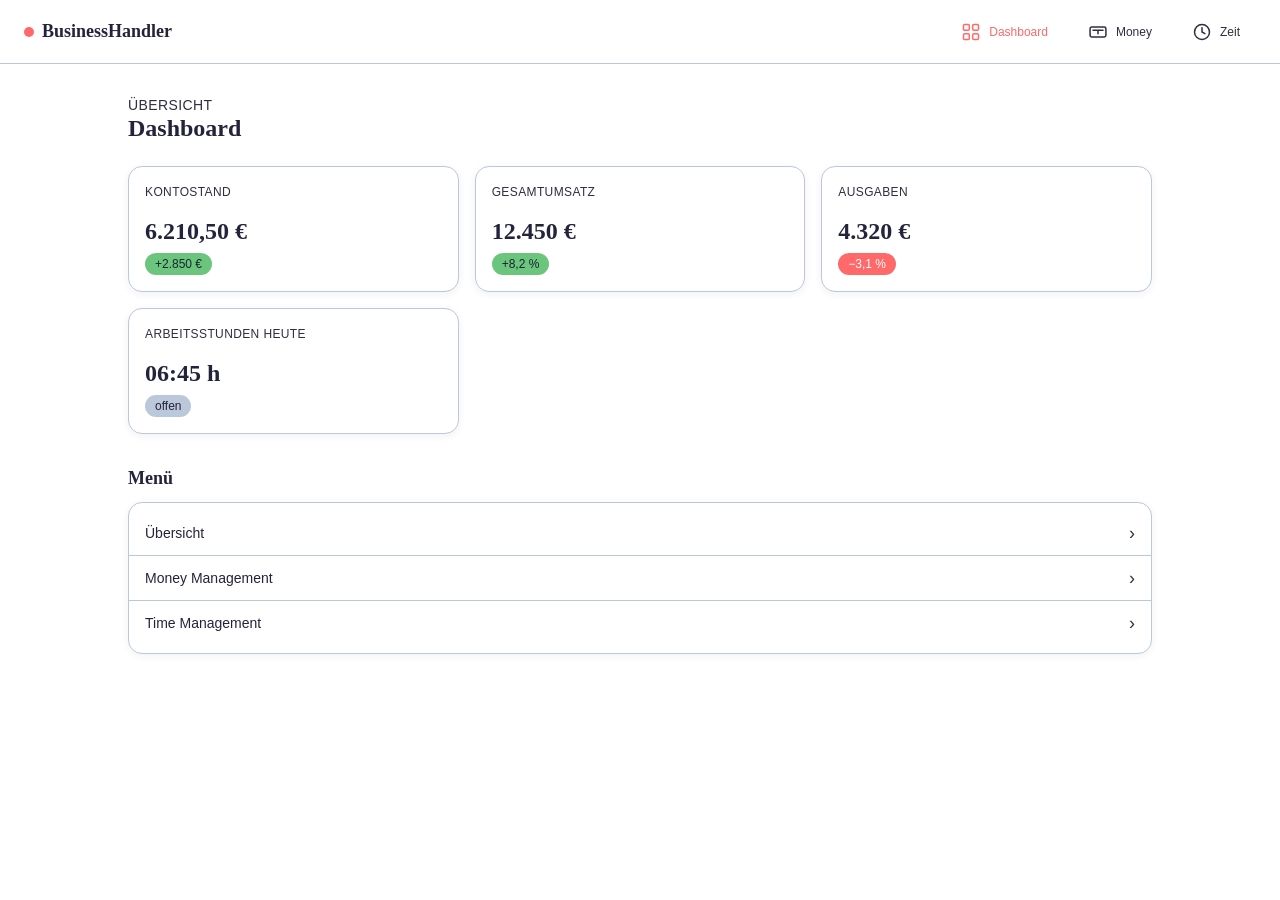
<file: index.html>
<!DOCTYPE html>
<html lang="de">
<head>
  <meta charset="UTF-8" />
  <meta name="viewport" content="width=device-width, initial-scale=1.0" />
  <title>BusinessHandler</title>
  <link rel="stylesheet" href="styles.css" />
  <link rel="stylesheet" href="dashboard.css" />
  <link rel="stylesheet" href="money.css" />
  <link rel="stylesheet" href="time.css" />
</head>
<body>
  <nav class="nav" id="nav" aria-label="Hauptnavigation">
    <span class="nav__brand"><span class="brand-dot"></span>BusinessHandler</span>
    <div class="nav__items">
      <button type="button" class="nav__item is-active" id="nav-dashboard" aria-label="Dashboard">
        <svg viewBox="0 0 24 24" fill="none" stroke="currentColor" stroke-width="1.8" stroke-linecap="round" stroke-linejoin="round" aria-hidden="true">
          <rect x="3" y="3" width="7" height="7" rx="1.5"></rect>
          <rect x="14" y="3" width="7" height="7" rx="1.5"></rect>
          <rect x="3" y="14" width="7" height="7" rx="1.5"></rect>
          <rect x="14" y="14" width="7" height="7" rx="1.5"></rect>
        </svg>
        <span class="nav__label">Dashboard</span>
      </button>
      <button type="button" class="nav__item" id="nav-money" aria-label="Money Management">
        <svg viewBox="0 0 24 24" fill="none" stroke="currentColor" stroke-width="1.8" stroke-linecap="round" stroke-linejoin="round" aria-hidden="true">
          <rect x="2.5" y="6" width="19" height="12" rx="2"></rect>
          <path d="M6 10h12M12 10v4"></path>
        </svg>
        <span class="nav__label">Money</span>
      </button>
      <button type="button" class="nav__item" id="nav-time" aria-label="Time Management">
        <svg viewBox="0 0 24 24" fill="none" stroke="currentColor" stroke-width="1.8" stroke-linecap="round" stroke-linejoin="round" aria-hidden="true">
          <circle cx="12" cy="12" r="9"></circle>
          <path d="M12 7v5l3.5 2"></path>
        </svg>
        <span class="nav__label">Zeit</span>
      </button>
    </div>
  </nav>

  <main class="main">
    <div class="container">
      <section class="page is-active" id="page-dashboard" aria-label="Dashboard">
        <header class="page-head">
          <p class="eyebrow">Übersicht</p>
          <h1>Dashboard</h1>
        </header>
      </section>

      <section class="page" id="page-money" aria-label="Money Management" hidden>
        <header class="page-head">
          <p class="eyebrow">Finanzen</p>
          <h1>Money Management</h1>
        </header>
      </section>

      <section class="page" id="page-time" aria-label="Time Management" hidden>
        <header class="page-head">
          <p class="eyebrow">Arbeitszeit</p>
          <h1>Time Management</h1>
        </header>
      </section>
    </div>
  </main>

  <script src="data.js"></script>
  <script src="dashboard.js"></script>
  <script src="money.js"></script>
  <script src="time.js"></script>
  <script src="main.js"></script>
</body>
</html>
</file>
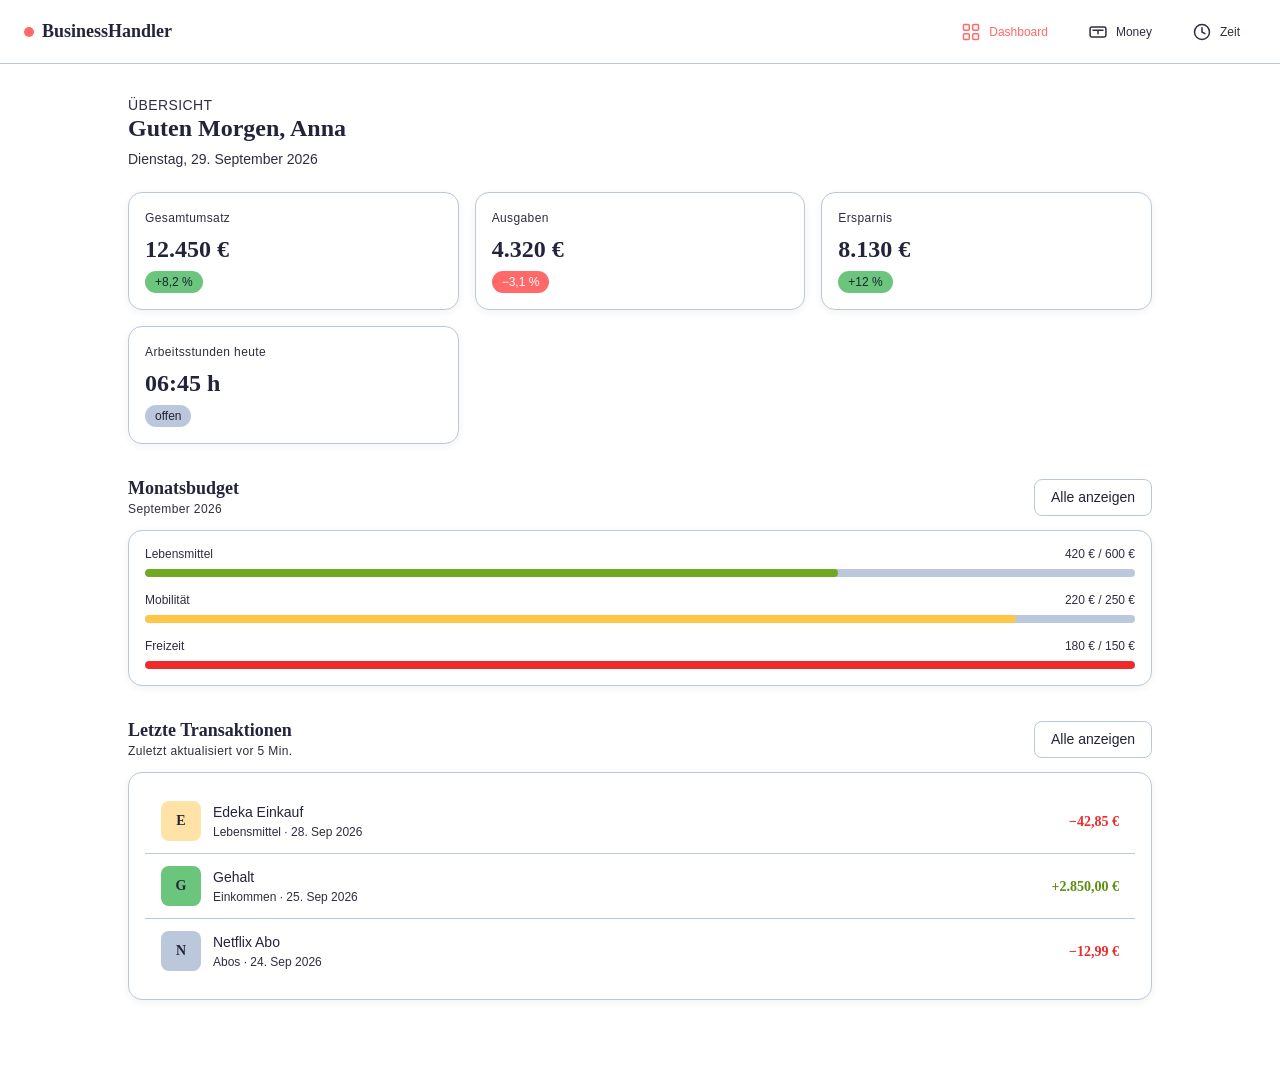
<file: design/mockups/index.html>
<!DOCTYPE html>
<html lang="de">
<head>
  <meta charset="UTF-8" />
  <meta name="viewport" content="width=device-width, initial-scale=1.0" />
  <title>BusinessHandler — Dashboard</title>
  <link rel="stylesheet" href="styles.css" />
</head>
<body>
  <nav class="nav" data-od-id="bottom-nav">
    <span class="nav__brand"><span class="brand-dot"></span>BusinessHandler</span>
    <div class="nav__items">
      <a class="nav__item is-active" href="index.html" data-od-id="nav-dashboard" aria-label="Dashboard">
        <svg viewBox="0 0 24 24" fill="none" stroke="currentColor" stroke-width="1.8" stroke-linecap="round" stroke-linejoin="round" aria-hidden="true">
          <rect x="3" y="3" width="7" height="7" rx="1.5"></rect>
          <rect x="14" y="3" width="7" height="7" rx="1.5"></rect>
          <rect x="3" y="14" width="7" height="7" rx="1.5"></rect>
          <rect x="14" y="14" width="7" height="7" rx="1.5"></rect>
        </svg>
        <span class="nav__label">Dashboard</span>
      </a>
      <a class="nav__item" href="money.html" data-od-id="nav-money" aria-label="Money Management">
        <svg viewBox="0 0 24 24" fill="none" stroke="currentColor" stroke-width="1.8" stroke-linecap="round" stroke-linejoin="round" aria-hidden="true">
          <rect x="2.5" y="6" width="19" height="12" rx="2"></rect>
          <path d="M6 10h12M12 10v4"></path>
        </svg>
        <span class="nav__label">Money</span>
      </a>
      <a class="nav__item" href="time.html" data-od-id="nav-time" aria-label="Time Management">
        <svg viewBox="0 0 24 24" fill="none" stroke="currentColor" stroke-width="1.8" stroke-linecap="round" stroke-linejoin="round" aria-hidden="true">
          <circle cx="12" cy="12" r="9"></circle>
          <path d="M12 7v5l3.5 2"></path>
        </svg>
        <span class="nav__label">Zeit</span>
      </a>
    </div>
  </nav>

  <main class="main" data-od-id="dashboard-main">
    <div class="container">
      <header class="page-head" data-od-id="page-head">
        <p class="eyebrow">Übersicht</p>
        <h1>Guten Morgen, Anna</h1>
        <p>Dienstag, 29. September 2026</p>
      </header>

      <section class="section" data-od-id="section-kpis" aria-label="Kennzahlen">
        <div class="kpi-grid">
          <article class="card kpi" data-od-id="kpi-revenue">
            <span class="kpi__label">Gesamtumsatz</span>
            <span class="kpi__value">12.450 €</span>
            <div class="kpi__foot">
              <span class="badge badge--success" data-od-id="badge-revenue">+8,2 %</span>
            </div>
          </article>
          <article class="card kpi" data-od-id="kpi-expenses">
            <span class="kpi__label">Ausgaben</span>
            <span class="kpi__value">4.320 €</span>
            <div class="kpi__foot">
              <span class="badge badge--danger" data-od-id="badge-expenses">−3,1 %</span>
            </div>
          </article>
          <article class="card kpi" data-od-id="kpi-savings">
            <span class="kpi__label">Ersparnis</span>
            <span class="kpi__value">8.130 €</span>
            <div class="kpi__foot">
              <span class="badge badge--success" data-od-id="badge-savings">+12 %</span>
            </div>
          </article>
          <article class="card kpi" data-od-id="kpi-hours">
            <span class="kpi__label">Arbeitsstunden heute</span>
            <span class="kpi__value">06:45 h</span>
            <div class="kpi__foot">
              <span class="badge badge--info" data-od-id="badge-hours">offen</span>
            </div>
          </article>
        </div>
      </section>

      <section class="section" data-od-id="section-budget" aria-label="Budget">
        <div class="section__header">
          <div>
            <h2 class="section__title">Monatsbudget</h2>
            <p class="section__subtitle">September 2026</p>
          </div>
          <a class="btn btn--secondary btn--sm" href="money.html" data-od-id="btn-budget-all">Alle anzeigen</a>
        </div>
        <div class="card" data-od-id="card-budget">
          <div class="progress" style="margin-bottom: var(--space-3);">
            <div class="progress__head">
              <span class="progress__label">Lebensmittel</span>
              <span class="progress__value">420 € / 600 €</span>
            </div>
            <div class="progress__track">
              <div class="progress__fill is-ok" style="width: 70%;"></div>
            </div>
          </div>
          <div class="progress" style="margin-bottom: var(--space-3);">
            <div class="progress__head">
              <span class="progress__label">Mobilität</span>
              <span class="progress__value">220 € / 250 €</span>
            </div>
            <div class="progress__track">
              <div class="progress__fill is-near" style="width: 88%;"></div>
            </div>
          </div>
          <div class="progress">
            <div class="progress__head">
              <span class="progress__label">Freizeit</span>
              <span class="progress__value">180 € / 150 €</span>
            </div>
            <div class="progress__track">
              <div class="progress__fill is-over" style="width: 100%;"></div>
            </div>
          </div>
        </div>
      </section>

      <section class="section" data-od-id="section-recent" aria-label="Letzte Transaktionen">
        <div class="section__header">
          <div>
            <h2 class="section__title">Letzte Transaktionen</h2>
            <p class="section__subtitle">Zuletzt aktualisiert vor 5 Min.</p>
          </div>
          <a class="btn btn--secondary btn--sm" href="money.html" data-od-id="btn-tx-all">Alle anzeigen</a>
        </div>
        <div class="card" data-od-id="card-recent">
          <button class="tx" data-od-id="tx-recent-1" onclick="location.href='money.html'">
            <span class="tx__icon" style="background: var(--color-warning_soft);">E</span>
            <span class="tx__body">
              <span class="tx__title">Edeka Einkauf</span>
              <span class="tx__meta">Lebensmittel · 28. Sep 2026</span>
            </span>
            <span class="tx__amount is-negative">−42,85 €</span>
          </button>
          <button class="tx" data-od-id="tx-recent-2" onclick="location.href='money.html'">
            <span class="tx__icon" style="background: var(--color-success_soft);">G</span>
            <span class="tx__body">
              <span class="tx__title">Gehalt</span>
              <span class="tx__meta">Einkommen · 25. Sep 2026</span>
            </span>
            <span class="tx__amount is-positive">+2.850,00 €</span>
          </button>
          <button class="tx" data-od-id="tx-recent-3" onclick="location.href='money.html'">
            <span class="tx__icon" style="background: var(--color-border);">N</span>
            <span class="tx__body">
              <span class="tx__title">Netflix Abo</span>
              <span class="tx__meta">Abos · 24. Sep 2026</span>
            </span>
            <span class="tx__amount is-negative">−12,99 €</span>
          </button>
        </div>
      </section>
    </div>
  </main>
</body>
</html>
</file>
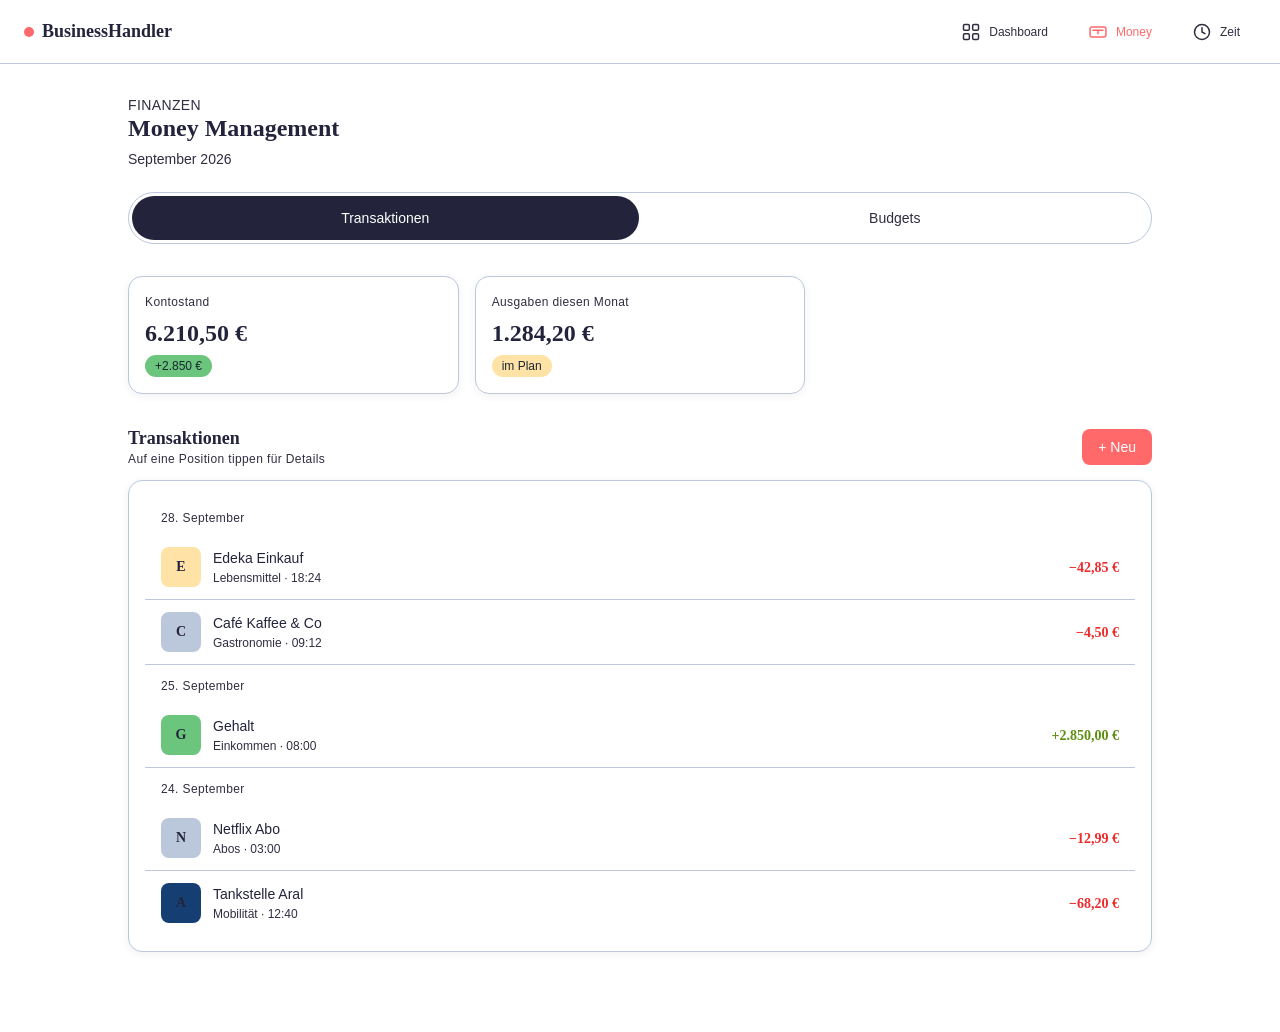
<file: design/mockups/money.html>
<!DOCTYPE html>
<html lang="de">
<head>
  <meta charset="UTF-8" />
  <meta name="viewport" content="width=device-width, initial-scale=1.0" />
  <title>BusinessHandler — Money Management</title>
  <link rel="stylesheet" href="styles.css" />
</head>
<body>
  <nav class="nav" data-od-id="bottom-nav">
    <span class="nav__brand"><span class="brand-dot"></span>BusinessHandler</span>
    <div class="nav__items">
      <a class="nav__item" href="index.html" data-od-id="nav-dashboard" aria-label="Dashboard">
        <svg viewBox="0 0 24 24" fill="none" stroke="currentColor" stroke-width="1.8" stroke-linecap="round" stroke-linejoin="round" aria-hidden="true">
          <rect x="3" y="3" width="7" height="7" rx="1.5"></rect>
          <rect x="14" y="3" width="7" height="7" rx="1.5"></rect>
          <rect x="3" y="14" width="7" height="7" rx="1.5"></rect>
          <rect x="14" y="14" width="7" height="7" rx="1.5"></rect>
        </svg>
        <span class="nav__label">Dashboard</span>
      </a>
      <a class="nav__item is-active" href="money.html" data-od-id="nav-money" aria-label="Money Management">
        <svg viewBox="0 0 24 24" fill="none" stroke="currentColor" stroke-width="1.8" stroke-linecap="round" stroke-linejoin="round" aria-hidden="true">
          <rect x="2.5" y="6" width="19" height="12" rx="2"></rect>
          <path d="M6 10h12M12 10v4"></path>
        </svg>
        <span class="nav__label">Money</span>
      </a>
      <a class="nav__item" href="time.html" data-od-id="nav-time" aria-label="Time Management">
        <svg viewBox="0 0 24 24" fill="none" stroke="currentColor" stroke-width="1.8" stroke-linecap="round" stroke-linejoin="round" aria-hidden="true">
          <circle cx="12" cy="12" r="9"></circle>
          <path d="M12 7v5l3.5 2"></path>
        </svg>
        <span class="nav__label">Zeit</span>
      </a>
    </div>
  </nav>

  <main class="main" data-od-id="money-main">
    <div class="container">
      <header class="page-head" data-od-id="page-head">
        <p class="eyebrow">Finanzen</p>
        <h1>Money Management</h1>
        <p>September 2026</p>
      </header>

      <section class="section" data-od-id="section-tabs">
        <div class="segmented" role="tablist" data-od-id="segmented-money">
          <button class="segmented__option is-active" role="tab" aria-selected="true" data-view="transactions" data-od-id="tab-transactions">Transaktionen</button>
          <button class="segmented__option" role="tab" aria-selected="false" data-view="budgets" data-od-id="tab-budgets">Budgets</button>
        </div>
      </section>

      <section class="section" data-od-id="section-summary" aria-label="Zusammenfassung">
        <div class="kpi-grid">
          <article class="card kpi" data-od-id="kpi-balance">
            <span class="kpi__label">Kontostand</span>
            <span class="kpi__value">6.210,50 €</span>
            <div class="kpi__foot">
              <span class="badge badge--success" data-od-id="badge-balance">+2.850 €</span>
            </div>
          </article>
          <article class="card kpi" data-od-id="kpi-month-expenses">
            <span class="kpi__label">Ausgaben diesen Monat</span>
            <span class="kpi__value">1.284,20 €</span>
            <div class="kpi__foot">
              <span class="badge badge--warning" data-od-id="badge-month-expenses">im Plan</span>
            </div>
          </article>
        </div>
      </section>

      <!-- Transaktionen -->
      <section class="section" data-view-panel="transactions" data-od-id="panel-transactions" aria-label="Transaktionen">
        <div class="section__header">
          <div>
            <h2 class="section__title">Transaktionen</h2>
            <p class="section__subtitle">Auf eine Position tippen für Details</p>
          </div>
          <button class="btn btn--primary btn--sm" id="btn-add-tx" data-od-id="btn-add-tx">+ Neu</button>
        </div>
        <div class="card" data-od-id="card-tx-list">
          <div class="list-group__label">28. September</div>
          <button class="tx" data-od-id="tx-1" data-title="Edeka Einkauf" data-amount="−42,85 €" data-category="Lebensmittel" data-date="28.09.2026, 18:24" data-note="Wocheneinkauf">
            <span class="tx__icon" style="background: var(--color-warning_soft);">E</span>
            <span class="tx__body">
              <span class="tx__title">Edeka Einkauf</span>
              <span class="tx__meta">Lebensmittel · 18:24</span>
            </span>
            <span class="tx__amount is-negative">−42,85 €</span>
          </button>
          <button class="tx" data-od-id="tx-2" data-title="Café Kaffee & Co" data-amount="−4,50 €" data-category="Gastronomie" data-date="28.09.2026, 09:12" data-note="">
            <span class="tx__icon" style="background: var(--color-border);">C</span>
            <span class="tx__body">
              <span class="tx__title">Café Kaffee &amp; Co</span>
              <span class="tx__meta">Gastronomie · 09:12</span>
            </span>
            <span class="tx__amount is-negative">−4,50 €</span>
          </button>
          <div class="list-group__label">25. September</div>
          <button class="tx" data-od-id="tx-3" data-title="Gehalt" data-amount="+2.850,00 €" data-category="Einkommen" data-date="25.09.2026, 08:00" data-note="Monatsgehalt">
            <span class="tx__icon" style="background: var(--color-success_soft);">G</span>
            <span class="tx__body">
              <span class="tx__title">Gehalt</span>
              <span class="tx__meta">Einkommen · 08:00</span>
            </span>
            <span class="tx__amount is-positive">+2.850,00 €</span>
          </button>
          <div class="list-group__label">24. September</div>
          <button class="tx" data-od-id="tx-4" data-title="Netflix Abo" data-amount="−12,99 €" data-category="Abos" data-date="24.09.2026, 03:00" data-note="Monatsabo">
            <span class="tx__icon" style="background: var(--color-border);">N</span>
            <span class="tx__body">
              <span class="tx__title">Netflix Abo</span>
              <span class="tx__meta">Abos · 03:00</span>
            </span>
            <span class="tx__amount is-negative">−12,99 €</span>
          </button>
          <button class="tx" data-od-id="tx-5" data-title="Tankstelle Aral" data-amount="−68,20 €" data-category="Mobilität" data-date="24.09.2026, 12:40" data-note="">
            <span class="tx__icon" style="background: var(--color-info);">A</span>
            <span class="tx__body">
              <span class="tx__title">Tankstelle Aral</span>
              <span class="tx__meta">Mobilität · 12:40</span>
            </span>
            <span class="tx__amount is-negative">−68,20 €</span>
          </button>
        </div>
      </section>

      <!-- Budgets -->
      <section class="section" data-view-panel="budgets" hidden data-od-id="panel-budgets" aria-label="Budgets">
        <div class="section__header">
          <div>
            <h2 class="section__title">Budgets</h2>
            <p class="section__subtitle">September 2026</p>
          </div>
          <button class="btn btn--primary btn--sm" data-od-id="btn-add-budget">+ Budget</button>
        </div>
        <div class="card" data-od-id="card-budgets">
          <div class="progress" style="margin-bottom: var(--space-4);">
            <div class="progress__head">
              <span class="progress__label" style="font-size: var(--size-md); color: var(--color-fg);">Lebensmittel</span>
              <span class="progress__value">420 € / 600 €</span>
            </div>
            <div class="progress__track">
              <div class="progress__fill is-ok" style="width: 70%;"></div>
            </div>
          </div>
          <div class="progress" style="margin-bottom: var(--space-4);">
            <div class="progress__head">
              <span class="progress__label" style="font-size: var(--size-md); color: var(--color-fg);">Mobilität</span>
              <span class="progress__value">220 € / 250 €</span>
            </div>
            <div class="progress__track">
              <div class="progress__fill is-near" style="width: 88%;"></div>
            </div>
          </div>
          <div class="progress" style="margin-bottom: var(--space-4);">
            <div class="progress__head">
              <span class="progress__label" style="font-size: var(--size-md); color: var(--color-fg);">Freizeit</span>
              <span class="progress__value">180 € / 150 €</span>
            </div>
            <div class="progress__track">
              <div class="progress__fill is-over" style="width: 100%;"></div>
            </div>
          </div>
          <div class="progress">
            <div class="progress__head">
              <span class="progress__label" style="font-size: var(--size-md); color: var(--color-fg);">Abos</span>
              <span class="progress__value">65 € / 100 €</span>
            </div>
            <div class="progress__track">
              <div class="progress__fill is-ok" style="width: 65%;"></div>
            </div>
          </div>
        </div>
      </section>
    </div>
  </main>

  <!-- Detail-Sheet -->
  <div class="sheet-overlay" id="tx-sheet" data-od-id="tx-sheet">
    <div class="sheet" role="dialog" aria-modal="true" aria-labelledby="tx-sheet-title">
      <div class="sheet__header">
        <h3 class="sheet__title" id="tx-sheet-title">Transaktion</h3>
        <button class="btn--icon" id="btn-sheet-close" aria-label="Schließen" data-od-id="btn-sheet-close">
          <svg viewBox="0 0 24 24" width="20" height="20" fill="none" stroke="currentColor" stroke-width="2" stroke-linecap="round" aria-hidden="true">
            <path d="M6 6l12 12M18 6L6 18"></path>
          </svg>
        </button>
      </div>
      <p class="kpi__value" id="sheet-amount" style="margin-bottom: var(--space-3);">—</p>
      <div class="field">
        <span class="field__label">Titel</span>
        <input class="input" id="sheet-title" type="text" />
      </div>
      <div class="field">
        <span class="field__label">Kategorie</span>
        <input class="input" id="sheet-category" type="text" />
      </div>
      <div class="field">
        <span class="field__label">Datum</span>
        <input class="input" id="sheet-date" type="text" />
      </div>
      <div class="field">
        <span class="field__label">Notiz</span>
        <input class="input" id="sheet-note" type="text" placeholder="—" />
      </div>
      <div style="display: flex; gap: var(--space-2); margin-top: var(--space-3);">
        <button class="btn btn--secondary" style="flex: 1;" id="btn-sheet-cancel" data-od-id="btn-sheet-cancel">Schließen</button>
        <button class="btn btn--primary" style="flex: 1;" id="btn-sheet-save" data-od-id="btn-sheet-save">Speichern</button>
      </div>
    </div>
  </div>

  <script>
    (function () {
      var tabs = document.querySelectorAll('.segmented__option');
      var panels = document.querySelectorAll('[data-view-panel]');
      var sheet = document.getElementById('tx-sheet');
      var closeBtn = document.getElementById('btn-sheet-close');
      var cancelBtn = document.getElementById('btn-sheet-cancel');

      function setView(view) {
        tabs.forEach(function (t) {
          var active = t.getAttribute('data-view') === view;
          t.classList.toggle('is-active', active);
          t.setAttribute('aria-selected', active ? 'true' : 'false');
        });
        panels.forEach(function (p) {
          p.hidden = p.getAttribute('data-view-panel') !== view;
        });
      }

      tabs.forEach(function (t) {
        t.addEventListener('click', function () {
          setView(t.getAttribute('data-view'));
        });
      });

      function openSheet(tx) {
        document.getElementById('sheet-amount').textContent = tx.getAttribute('data-amount');
        document.getElementById('sheet-title').value = tx.getAttribute('data-title');
        document.getElementById('sheet-category').value = tx.getAttribute('data-category');
        document.getElementById('sheet-date').value = tx.getAttribute('data-date');
        document.getElementById('sheet-note').value = tx.getAttribute('data-note');
        sheet.classList.add('is-open');
      }

      function closeSheet() {
        sheet.classList.remove('is-open');
      }

      document.querySelectorAll('.tx').forEach(function (tx) {
        tx.addEventListener('click', function () { openSheet(tx); });
      });

      closeBtn.addEventListener('click', closeSheet);
      cancelBtn.addEventListener('click', closeSheet);
      sheet.addEventListener('click', function (e) {
        if (e.target === sheet) closeSheet();
      });
      document.addEventListener('keydown', function (e) {
        if (e.key === 'Escape') closeSheet();
      });
    })();
  </script>
</body>
</html>
</file>
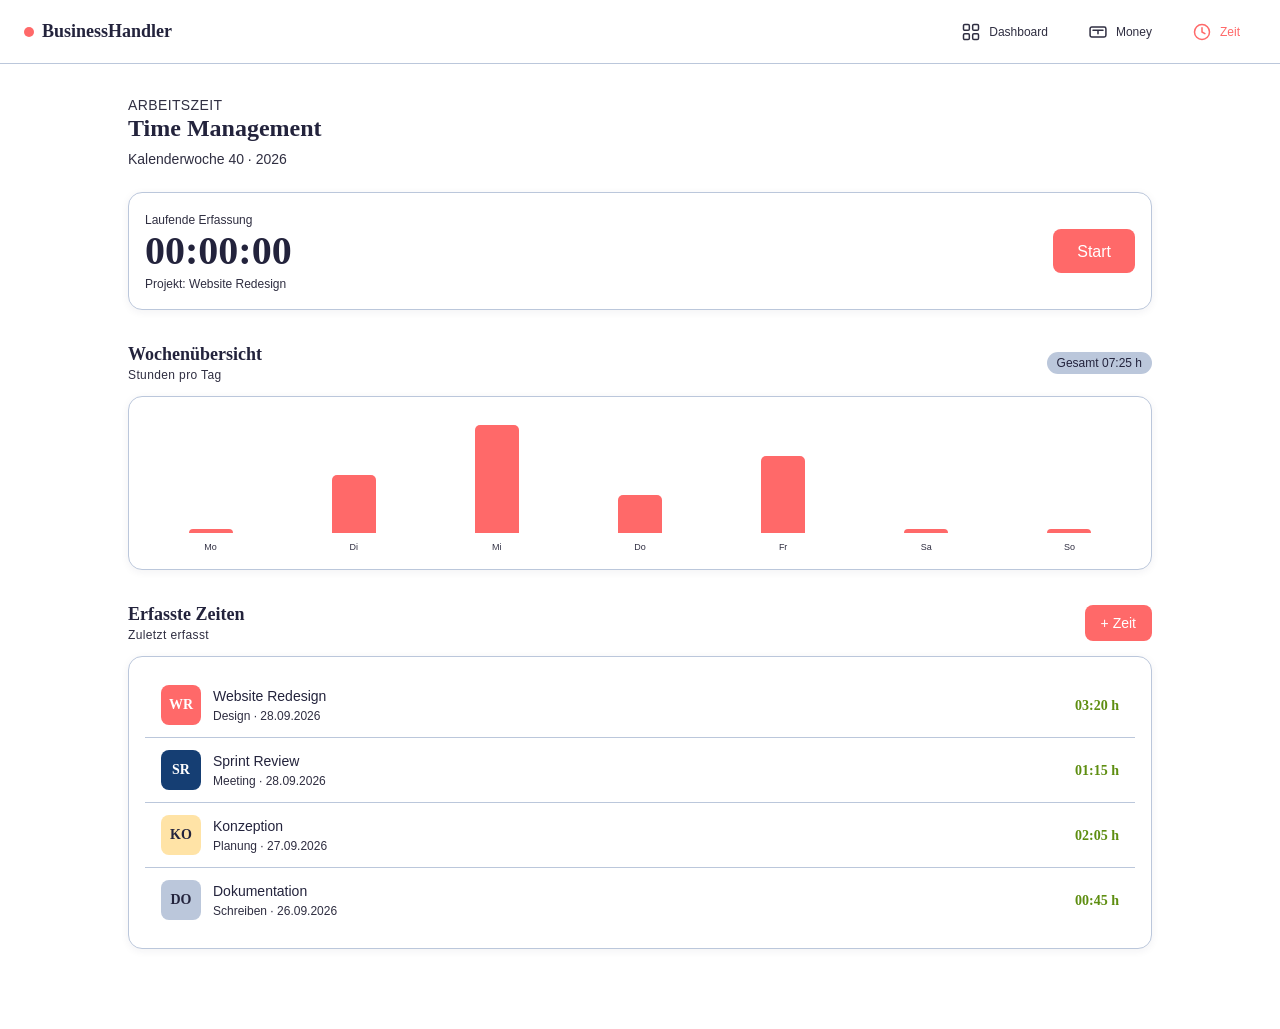
<file: design/mockups/time.html>
<!DOCTYPE html>
<html lang="de">
<head>
  <meta charset="UTF-8" />
  <meta name="viewport" content="width=device-width, initial-scale=1.0" />
  <title>BusinessHandler — Time Management</title>
  <link rel="stylesheet" href="styles.css" />
</head>
<body>
  <nav class="nav" data-od-id="bottom-nav">
    <span class="nav__brand"><span class="brand-dot"></span>BusinessHandler</span>
    <div class="nav__items">
      <a class="nav__item" href="index.html" data-od-id="nav-dashboard" aria-label="Dashboard">
        <svg viewBox="0 0 24 24" fill="none" stroke="currentColor" stroke-width="1.8" stroke-linecap="round" stroke-linejoin="round" aria-hidden="true">
          <rect x="3" y="3" width="7" height="7" rx="1.5"></rect>
          <rect x="14" y="3" width="7" height="7" rx="1.5"></rect>
          <rect x="3" y="14" width="7" height="7" rx="1.5"></rect>
          <rect x="14" y="14" width="7" height="7" rx="1.5"></rect>
        </svg>
        <span class="nav__label">Dashboard</span>
      </a>
      <a class="nav__item" href="money.html" data-od-id="nav-money" aria-label="Money Management">
        <svg viewBox="0 0 24 24" fill="none" stroke="currentColor" stroke-width="1.8" stroke-linecap="round" stroke-linejoin="round" aria-hidden="true">
          <rect x="2.5" y="6" width="19" height="12" rx="2"></rect>
          <path d="M6 10h12M12 10v4"></path>
        </svg>
        <span class="nav__label">Money</span>
      </a>
      <a class="nav__item is-active" href="time.html" data-od-id="nav-time" aria-label="Time Management">
        <svg viewBox="0 0 24 24" fill="none" stroke="currentColor" stroke-width="1.8" stroke-linecap="round" stroke-linejoin="round" aria-hidden="true">
          <circle cx="12" cy="12" r="9"></circle>
          <path d="M12 7v5l3.5 2"></path>
        </svg>
        <span class="nav__label">Zeit</span>
      </a>
    </div>
  </nav>

  <main class="main" data-od-id="time-main">
    <div class="container">
      <header class="page-head" data-od-id="page-head">
        <p class="eyebrow">Arbeitszeit</p>
        <h1>Time Management</h1>
        <p>Kalenderwoche 40 · 2026</p>
      </header>

      <section class="section" data-od-id="section-timer" aria-label="Laufende Erfassung">
        <div class="card" data-od-id="card-timer">
          <div class="timer">
            <div>
              <span class="timer__meta">Laufende Erfassung</span>
              <div class="timer__readout" id="timer-readout" data-od-id="timer-readout">00:00:00</div>
              <span class="timer__meta" id="timer-project">Projekt: Website Redesign</span>
            </div>
            <button class="btn btn--primary" id="btn-timer" data-od-id="btn-timer">Start</button>
          </div>
        </div>
      </section>

      <section class="section" data-od-id="section-week" aria-label="Wochenübersicht">
        <div class="section__header">
          <div>
            <h2 class="section__title">Wochenübersicht</h2>
            <p class="section__subtitle">Stunden pro Tag</p>
          </div>
          <span class="badge badge--info" data-od-id="badge-week-total">Gesamt 07:25 h</span>
        </div>
        <div class="card" data-od-id="card-bars">
          <div class="bars" data-od-id="bars">
            <div class="bar-col"><div class="bar-col__bar" style="height: 0%;"></div><span class="bar-col__label">Mo</span></div>
            <div class="bar-col"><div class="bar-col__bar" style="height: 45%;"></div><span class="bar-col__label">Di</span></div>
            <div class="bar-col"><div class="bar-col__bar" style="height: 90%;"></div><span class="bar-col__label">Mi</span></div>
            <div class="bar-col"><div class="bar-col__bar" style="height: 30%;"></div><span class="bar-col__label">Do</span></div>
            <div class="bar-col"><div class="bar-col__bar" style="height: 60%;"></div><span class="bar-col__label">Fr</span></div>
            <div class="bar-col"><div class="bar-col__bar" style="height: 0%;"></div><span class="bar-col__label">Sa</span></div>
            <div class="bar-col"><div class="bar-col__bar" style="height: 0%;"></div><span class="bar-col__label">So</span></div>
          </div>
        </div>
      </section>

      <section class="section" data-od-id="section-entries" aria-label="Erfasste Zeiten">
        <div class="section__header">
          <div>
            <h2 class="section__title">Erfasste Zeiten</h2>
            <p class="section__subtitle">Zuletzt erfasst</p>
          </div>
          <button class="btn btn--primary btn--sm" data-od-id="btn-add-entry">+ Zeit</button>
        </div>
        <div class="card" data-od-id="card-entries">
          <button class="tx" data-od-id="entry-1">
            <span class="tx__icon" style="background: var(--color-accent); color: #fff;">WR</span>
            <span class="tx__body">
              <span class="tx__title">Website Redesign</span>
              <span class="tx__meta">Design · 28.09.2026</span>
            </span>
            <span class="tx__amount is-positive">03:20 h</span>
          </button>
          <button class="tx" data-od-id="entry-2">
            <span class="tx__icon" style="background: var(--color-info); color: #fff;">SR</span>
            <span class="tx__body">
              <span class="tx__title">Sprint Review</span>
              <span class="tx__meta">Meeting · 28.09.2026</span>
            </span>
            <span class="tx__amount is-positive">01:15 h</span>
          </button>
          <button class="tx" data-od-id="entry-3">
            <span class="tx__icon" style="background: var(--color-warning_soft);">KO</span>
            <span class="tx__body">
              <span class="tx__title">Konzeption</span>
              <span class="tx__meta">Planung · 27.09.2026</span>
            </span>
            <span class="tx__amount is-positive">02:05 h</span>
          </button>
          <button class="tx" data-od-id="entry-4">
            <span class="tx__icon" style="background: var(--color-border);">DO</span>
            <span class="tx__body">
              <span class="tx__title">Dokumentation</span>
              <span class="tx__meta">Schreiben · 26.09.2026</span>
            </span>
            <span class="tx__amount is-positive">00:45 h</span>
          </button>
        </div>
      </section>
    </div>
  </main>

  <script>
    (function () {
      var btn = document.getElementById('btn-timer');
      var readout = document.getElementById('timer-readout');
      var project = document.getElementById('timer-project');
      var running = false;
      var seconds = 0;
      var interval = null;

      function pad(n) {
        return n < 10 ? '0' + n : String(n);
      }

      function format(total) {
        var h = Math.floor(total / 3600);
        var m = Math.floor((total % 3600) / 60);
        var s = total % 60;
        return pad(h) + ':' + pad(m) + ':' + pad(s);
      }

      function render() {
        readout.textContent = format(seconds);
      }

      btn.addEventListener('click', function () {
        if (running) {
          running = false;
          clearInterval(interval);
          btn.textContent = 'Start';
          btn.classList.remove('btn--danger');
          btn.classList.add('btn--primary');
          project.textContent = 'Projekt: Website Redesign';
        } else {
          running = true;
          interval = setInterval(function () {
            seconds += 1;
            render();
          }, 1000);
          btn.textContent = 'Stop';
          btn.classList.remove('btn--primary');
          btn.classList.add('btn--danger');
          project.textContent = 'Erfassung läuft …';
        }
      });

      render();
    })();
  </script>
</body>
</html>
</file>
<file: styles.css>
/* ============================================================
   BusinessHandler — gemeinsames Design-System (aus DESIGN.md)
   Helle, datengetriebene Business-UI im Figma-Stil.
   Basis: Layout, Navigation, Typografie, responsive Verhalten.
   ============================================================ */

:root {
  /* Colors */
  --color-bg: #FFFFFF;
  --color-fg: #23233C;
  --color-accent: #FF6969;
  --color-border: #BBC7DB;
  --color-muted: #2F2E41;
  --color-danger: #ED2B2B;
  --color-danger_strong: #FF4343;
  --color-success: #5E8E11;
  --color-success_soft: #6CC57C;
  --color-warning: #FFC648;
  --color-warning_soft: #FFE3A6;
  --color-info: #153E73;
  --color-ink: #192534;
  --color-black: #000000;

  /* Typography */
  --font-body: Inter, -apple-system, BlinkMacSystemFont, 'Segoe UI', Roboto, Helvetica, Arial, sans-serif;
  --font-heading: Aleo, Georgia, 'Times New Roman', serif;
  --font-label: Poppins, Inter, -apple-system, BlinkMacSystemFont, 'Segoe UI', Roboto, sans-serif;

  /* Size scale */
  --size-xs: 9px;
  --size-sm: 12px;
  --size-md: 14px;
  --size-lg: 16px;
  --size-xl: 18px;
  --size-display: 24px;

  /* Spacing */
  --space-0: 4px;
  --space-1: 8px;
  --space-2: 12px;
  --space-3: 16px;
  --space-4: 24px;
  --space-5: 32px;
  --space-6: 48px;

  /* Radii */
  --radius-sm: 5px;
  --radius-md: 8px;
  --radius-lg: 14px;
  --radius-xl: 15px;
  --radius-pill: 999px;

  /* Shadows */
  --shadow-card: 0 2px 8px rgba(35, 35, 60, 0.06);
}

* {
  box-sizing: border-box;
}

html,
body {
  margin: 0;
  padding: 0;
}

body {
  font-family: var(--font-body);
  font-weight: 400;
  font-size: var(--size-lg);
  line-height: 19px;
  color: var(--color-fg);
  background: var(--color-bg);
  -webkit-font-smoothing: antialiased;
  text-rendering: optimizeLegibility;
}

h1,
h2,
h3,
h4 {
  font-family: var(--font-heading);
  font-weight: 700;
  color: var(--color-fg);
  margin: 0;
}

p {
  margin: 0;
}

a {
  color: var(--color-info);
  text-decoration: none;
}

/* ---------- Layout ---------- */

.container {
  max-width: 1120px;
  margin: 0 auto;
  padding: var(--space-3);
}

.main {
  padding-bottom: 96px; /* Raum für Bottom-Nav auf Mobile */
}

.page[hidden] {
  display: none;
}

.section {
  margin-bottom: var(--space-4);
}

.section__header {
  display: flex;
  align-items: center;
  justify-content: space-between;
  margin-bottom: var(--space-2);
}

.section__title {
  font-size: var(--size-xl);
  line-height: 24px;
}

.section__subtitle {
  font-family: var(--font-label);
  font-size: var(--size-sm);
  line-height: 18px;
  font-weight: 400;
  color: var(--color-muted);
  letter-spacing: 0.38px;
}

.page-head {
  margin-bottom: var(--space-4);
}

.page-head h1 {
  font-size: var(--size-display);
  line-height: 28px;
}

.page-head p {
  font-family: var(--font-label);
  font-size: var(--size-md);
  line-height: 18px;
  color: var(--color-muted);
  margin-top: var(--space-1);
}

.eyebrow {
  font-family: var(--font-label);
  font-size: var(--size-sm);
  line-height: 18px;
  font-weight: 400;
  letter-spacing: 0.38px;
  color: var(--color-muted);
  text-transform: uppercase;
}

/* ---------- Navigation (Bottom mobile → Top ab 768px) ---------- */

.nav {
  position: fixed;
  bottom: 0;
  left: 0;
  right: 0;
  height: 64px;
  background: var(--color-bg);
  border-top: 1px solid var(--color-border);
  display: flex;
  align-items: stretch;
  z-index: 50;
}

.nav__brand {
  display: none;
}

.nav__items {
  display: flex;
  flex: 1;
  align-items: stretch;
}

.nav__item {
  flex: 1;
  min-height: 44px;
  display: flex;
  flex-direction: column;
  align-items: center;
  justify-content: center;
  gap: 2px;
  color: var(--color-muted);
  background: transparent;
  border: none;
  padding: 0;
  font-family: var(--font-label);
  cursor: pointer;
  transition: color 150ms ease;
}

.nav__item svg {
  width: 24px;
  height: 24px;
}

.nav__label {
  font-family: var(--font-label);
  font-size: var(--size-sm);
  line-height: 18px;
  font-weight: 400;
}

.nav__item.is-active {
  color: var(--color-accent);
}

/* ---------- Card ---------- */

.card {
  background: var(--color-bg);
  border: 1px solid var(--color-border);
  border-radius: var(--radius-lg);
  padding: var(--space-3);
  box-shadow: var(--shadow-card);
}

/* ---------- Button ---------- */

.btn {
  display: inline-flex;
  align-items: center;
  justify-content: center;
  gap: var(--space-1);
  min-height: 44px;
  padding: 12px 24px;
  border-radius: var(--radius-md);
  border: none;
  font-family: var(--font-body);
  font-size: var(--size-lg);
  line-height: 19px;
  font-weight: 400;
  cursor: pointer;
  transition: background-color 150ms ease, border-color 150ms ease, transform 150ms ease;
}

.btn--primary {
  background: var(--color-accent);
  color: var(--color-bg);
}
.btn--primary:hover {
  background: var(--color-danger);
}
.btn--primary:active {
  background: var(--color-danger);
  transform: translateY(1px);
}

.btn--secondary {
  background: var(--color-bg);
  color: var(--color-fg);
  border: 1px solid var(--color-border);
}
.btn--secondary:hover {
  border-color: var(--color-fg);
}
.btn--secondary:active {
  background: var(--color-border);
}

.btn--danger {
  background: var(--color-danger);
  color: var(--color-bg);
}
.btn--danger:hover {
  background: var(--color-danger_strong);
}
.btn--danger:active {
  background: var(--color-danger);
}

.btn--block {
  width: 100%;
}

.btn--sm {
  min-height: 36px;
  padding: 8px 16px;
  font-size: var(--size-md);
}

.btn:focus-visible {
  outline: 2px solid var(--color-info);
  outline-offset: 2px;
}

.btn:disabled {
  background: var(--color-border);
  color: var(--color-bg);
  opacity: 0.6;
  cursor: not-allowed;
}
.btn--secondary:disabled {
  background: var(--color-bg);
  color: var(--color-fg);
  opacity: 0.5;
}

.btn--icon {
  min-width: 44px;
  min-height: 44px;
  width: 44px;
  height: 44px;
  padding: 0;
  border-radius: var(--radius-md);
  background: transparent;
  border: 1px solid var(--color-border);
  color: var(--color-fg);
  display: inline-flex;
  align-items: center;
  justify-content: center;
  cursor: pointer;
}

/* ---------- Badge ---------- */

.badge {
  display: inline-flex;
  align-items: center;
  gap: var(--space-0);
  padding: 4px 10px;
  border-radius: var(--radius-pill);
  font-family: var(--font-body);
  font-size: var(--size-sm);
  line-height: 14px;
  font-weight: 400;
}
.badge--success {
  background: var(--color-success_soft);
  color: var(--color-ink);
}
.badge--warning {
  background: var(--color-warning_soft);
  color: var(--color-ink);
}
.badge--danger {
  background: var(--color-accent);
  color: var(--color-bg);
}
.badge--info {
  background: var(--color-border);
  color: var(--color-fg);
}

/* ---------- Input ---------- */

.input {
  min-height: 44px;
  width: 100%;
  padding: 12px 16px;
  border-radius: var(--radius-md);
  border: 1px solid var(--color-border);
  background: var(--color-bg);
  color: var(--color-fg);
  font-family: var(--font-body);
  font-size: var(--size-lg);
  line-height: 19px;
  font-weight: 400;
}
.input::placeholder {
  color: var(--color-muted);
}
.input:focus {
  outline: none;
  border-color: var(--color-accent);
  box-shadow: 0 0 0 2px rgba(255, 105, 105, 0.25);
}
.input--error {
  border-color: var(--color-danger);
}

.field {
  display: flex;
  flex-direction: column;
  gap: var(--space-1);
  margin-bottom: var(--space-3);
}

.field__label {
  font-family: var(--font-label);
  font-size: var(--size-md);
  line-height: 18px;
  color: var(--color-fg);
}

/* ---------- Responsive ---------- */

@media (min-width: 768px) {
  .container {
    padding: var(--space-4);
  }

  .main {
    padding-bottom: var(--space-4);
  }

  .nav {
    position: sticky;
    top: 0;
    bottom: auto;
    height: 64px;
    border-top: none;
    border-bottom: 1px solid var(--color-border);
    padding: 0 var(--space-4);
  }

  .nav__brand {
    display: flex;
    align-items: center;
    font-family: var(--font-heading);
    font-size: var(--size-xl);
    font-weight: 700;
    color: var(--color-fg);
    margin-right: auto;
  }

  .nav__brand .brand-dot {
    display: inline-block;
    width: 10px;
    height: 10px;
    border-radius: 50%;
    background: var(--color-accent);
    margin-right: var(--space-1);
  }

  .nav__items {
    flex: 0 0 auto;
    gap: var(--space-1);
  }

  .nav__item {
    flex-direction: row;
    gap: var(--space-1);
    padding: 0 var(--space-3);
  }

  .nav__item svg {
    width: 20px;
    height: 20px;
  }

  .section {
    margin-bottom: var(--space-5);
  }
}

@media (min-width: 1280px) {
  .container {
    padding: var(--space-4) var(--space-6);
  }
}
</file>
<file: dashboard.css>
/* ============================================================
   BusinessHandler — Dashboard (Feature-Ticket #1)
   KPI-Karten und Menü, responsiv (mobile first, 414px bis Desktop).
   ============================================================ */

/* ---------- KPI-Karten (KPI-Variante aus DESIGN.md) ---------- */

.kpi-grid {
  display: grid;
  grid-template-columns: 1fr;
  gap: var(--space-3);
}

.kpi {
  display: flex;
  flex-direction: column;
  gap: var(--space-1);
}

.kpi__label {
  font-family: var(--font-label);
  font-size: 11px;
  line-height: 18px;
  font-weight: 400;
  letter-spacing: 0.38px;
  color: var(--color-muted);
}

.kpi__value {
  font-family: var(--font-heading);
  font-size: var(--size-display);
  line-height: 28px;
  font-weight: 700;
  color: var(--color-fg);
  overflow-wrap: anywhere;
}

.kpi__foot {
  display: flex;
  align-items: center;
  gap: var(--space-1);
}

/* ---------- Menü ---------- */

.dashboard-menu {
  padding: var(--space-1) 0;
}

.dashboard-menu__list {
  list-style: none;
  margin: 0;
  padding: 0;
}

.dashboard-menu__entry + .dashboard-menu__entry {
  border-top: 1px solid var(--color-border);
}

.dashboard-menu__link {
  display: flex;
  align-items: center;
  gap: var(--space-2);
  width: 100%;
  min-height: 44px;
  padding: var(--space-2) var(--space-3);
  background: transparent;
  border: none;
  text-align: left;
  font-family: var(--font-body);
  font-size: var(--size-md);
  line-height: 18px;
  font-weight: 400;
  color: var(--color-fg);
  cursor: pointer;
  transition: background-color 150ms ease;
}

.dashboard-menu__link:hover {
  background: rgba(187, 199, 219, 0.12);
}

.dashboard-menu__link:focus-visible {
  outline: 2px solid var(--color-info);
  outline-offset: -2px;
}

.dashboard-menu__label {
  flex: 1;
  min-width: 0;
}

.dashboard-menu__arrow {
  font-family: var(--font-body);
  font-size: var(--size-xl);
  line-height: 18px;
  color: var(--color-muted);
}

/* ---------- Responsive ---------- */

@media (min-width: 768px) {
  .kpi-grid {
    grid-template-columns: repeat(2, 1fr);
  }
}

@media (min-width: 1024px) {
  .kpi-grid {
    grid-template-columns: repeat(3, 1fr);
  }
}
</file>
<file: money.css>
/* Money-Management-spezifische Stile (Feature-Ticket #4) */

/* ---------- KPI-Karten ---------- */

.money__kpis {
  display: grid;
  grid-template-columns: 1fr;
  gap: var(--space-3);
  margin-bottom: var(--space-4);
}

.card--kpi {
  display: flex;
  flex-direction: column;
  gap: var(--space-0);
}

.kpi__label {
  font-family: var(--font-label);
  font-size: var(--size-sm);
  line-height: 18px;
  font-weight: 400;
  letter-spacing: 0.38px;
  color: var(--color-muted);
}

.kpi__value {
  font-family: var(--font-heading);
  font-size: var(--size-display);
  line-height: 28px;
  font-weight: 700;
  color: var(--color-fg);
}

.kpi__value--neg {
  color: var(--color-danger);
}

/* ---------- Segmented Control ---------- */

.segmented {
  display: flex;
  background: var(--color-bg);
  border: 1px solid var(--color-border);
  border-radius: var(--radius-pill);
  padding: var(--space-0);
  margin-bottom: var(--space-4);
  overflow: hidden;
}

.segmented__segment {
  flex: 1;
  min-height: 44px;
  padding: 8px 16px;
  border: none;
  background: transparent;
  font-family: var(--font-body);
  font-size: var(--size-md);
  line-height: 18px;
  font-weight: 400;
  color: var(--color-muted);
  border-radius: var(--radius-pill);
  cursor: pointer;
  transition: background-color 150ms ease, color 150ms ease;
}

.segmented__segment:hover {
  background: rgba(187, 199, 219, 0.2);
}

.segmented__segment.is-active {
  background: var(--color-fg);
  color: var(--color-bg);
}

.segmented__segment:focus-visible {
  outline: 2px solid var(--color-info);
  outline-offset: 2px;
}

/* ---------- Panels / Listen ---------- */

.money__panel[hidden] {
  display: none;
}

.money__panel {
  margin-bottom: var(--space-4);
}

.money__period {
  font-family: var(--font-label);
  font-size: var(--size-sm);
  line-height: 18px;
  font-weight: 400;
  letter-spacing: 0.38px;
  color: var(--color-muted);
  text-transform: uppercase;
  margin-bottom: var(--space-2);
}

.money__empty {
  color: var(--color-muted);
  font-size: var(--size-md);
  padding: var(--space-3) 0;
}

.money-list,
.budget-list,
.tx-list {
  list-style: none;
  margin: 0;
  padding: 0;
  background: var(--color-bg);
  border: 1px solid var(--color-border);
  border-radius: var(--radius-lg);
  box-shadow: var(--shadow-card);
  overflow: hidden;
}

/* ---------- Übersicht-Listeneinträge (Einnahmen / Ausgaben) ---------- */

.money-item {
  display: flex;
  align-items: center;
  justify-content: space-between;
  gap: var(--space-2);
  padding: var(--space-2) var(--space-3);
  border-bottom: 1px solid var(--color-border);
}

.money-item:last-child {
  border-bottom: none;
}

.money-item__main {
  display: flex;
  flex-direction: column;
  gap: 2px;
  min-width: 0;
}

.money-item__title {
  font-family: var(--font-body);
  font-size: var(--size-md);
  line-height: 18px;
  font-weight: 400;
  color: var(--color-fg);
  overflow: hidden;
  text-overflow: ellipsis;
  white-space: nowrap;
}

.money-item__meta {
  font-family: var(--font-body);
  font-size: var(--size-sm);
  line-height: 14px;
  font-weight: 400;
  color: var(--color-muted);
}

.money-item__amount {
  font-family: var(--font-heading);
  font-size: var(--size-md);
  line-height: 17px;
  font-weight: 700;
  white-space: nowrap;
}

.money-item__amount--pos {
  color: var(--color-success);
}

.money-item__amount--neg {
  color: var(--color-danger);
}

/* ---------- Budget ---------- */

.budget-item {
  padding: var(--space-2) var(--space-3);
  border-bottom: 1px solid var(--color-border);
}

.budget-item:last-child {
  border-bottom: none;
}

.budget-item__head {
  display: flex;
  align-items: center;
  justify-content: space-between;
  gap: var(--space-2);
  margin-bottom: var(--space-1);
}

.budget-item__name {
  font-family: var(--font-body);
  font-size: var(--size-md);
  line-height: 18px;
  font-weight: 400;
  color: var(--color-fg);
}

.budget-item__foot {
  display: flex;
  align-items: center;
  justify-content: space-between;
  gap: var(--space-2);
  margin-top: var(--space-1);
  font-family: var(--font-body);
  font-size: var(--size-sm);
  line-height: 14px;
  font-weight: 400;
  color: var(--color-muted);
}

.progress {
  height: 8px;
  border-radius: var(--radius-pill);
  background: var(--color-border);
  overflow: hidden;
}

.progress__fill {
  height: 100%;
  border-radius: var(--radius-pill);
  transition: width 200ms ease;
}

.progress__fill--ok {
  background: #71aa21;
}

.progress__fill--near {
  background: var(--color-warning);
}

.progress__fill--over {
  background: var(--color-danger);
}

/* ---------- Transaktionen ---------- */

.tx-item {
  border-bottom: 1px solid var(--color-border);
}

.tx-item:last-child {
  border-bottom: none;
}

.tx-item__toggle {
  display: flex;
  align-items: center;
  justify-content: space-between;
  gap: var(--space-2);
  width: 100%;
  padding: var(--space-2) var(--space-3);
  border: none;
  background: transparent;
  cursor: pointer;
  text-align: left;
  transition: background-color 150ms ease;
}

.tx-item__toggle:hover {
  background: rgba(187, 199, 219, 0.2);
}

.tx-item__toggle:focus-visible {
  outline: 2px solid var(--color-info);
  outline-offset: -2px;
}

.tx-item__title {
  font-family: var(--font-body);
  font-size: var(--size-md);
  line-height: 18px;
  font-weight: 400;
  color: var(--color-fg);
  min-width: 0;
  overflow: hidden;
  text-overflow: ellipsis;
  white-space: nowrap;
}

.tx-item__amount {
  font-family: var(--font-heading);
  font-size: var(--size-md);
  line-height: 17px;
  font-weight: 700;
  white-space: nowrap;
}

.tx-item__amount--pos {
  color: var(--color-success);
}

.tx-item__amount--neg {
  color: var(--color-danger);
}

.tx-detail[hidden] {
  display: none;
}

.tx-detail {
  padding: var(--space-2) var(--space-3) var(--space-3);
  border-top: 1px dashed var(--color-border);
  animation: money-slide-in 180ms ease;
}

@keyframes money-slide-in {
  from {
    opacity: 0;
    transform: translateY(-4px);
  }
  to {
    opacity: 1;
    transform: translateY(0);
  }
}

.tx-detail__grid {
  display: grid;
  grid-template-columns: auto 1fr;
  gap: var(--space-0) var(--space-3);
  margin: 0;
}

.tx-detail__grid dt {
  font-family: var(--font-label);
  font-size: var(--size-sm);
  line-height: 18px;
  font-weight: 400;
  color: var(--color-muted);
}

.tx-detail__grid dd {
  margin: 0;
  font-family: var(--font-body);
  font-size: var(--size-sm);
  line-height: 18px;
  font-weight: 400;
  color: var(--color-fg);
}

/* ---------- Responsive ---------- */

@media (min-width: 768px) {
  .money__kpis {
    grid-template-columns: repeat(2, 1fr);
  }

  .money__panel {
    margin-bottom: var(--space-5);
  }
}

@media (min-width: 1024px) {
  .money__kpis {
    grid-template-columns: repeat(3, 1fr);
  }
}
</file>
<file: time.css>
/* ============================================================
   Time Management — seitenspezifische Stile (Feature-Ticket #3)
   Tokens aus DESIGN.md. Mobile first, responsiv.
   ============================================================ */

.time {
  display: flex;
  flex-direction: column;
  gap: var(--space-3);
}

/* ---------- Tagesübersicht (KPI) ---------- */

.time__kpi {
  padding: var(--space-3);
}

.kpi__label {
  font-family: var(--font-label);
  font-size: var(--size-sm);
  line-height: 18px;
  font-weight: 400;
  letter-spacing: 0.38px;
  color: var(--color-muted);
  text-transform: uppercase;
}

.kpi__value {
  font-family: var(--font-heading);
  font-size: var(--size-display);
  line-height: 28px;
  font-weight: 700;
  color: var(--color-fg);
  margin-top: var(--space-1);
}

.kpi__meta {
  font-family: var(--font-body);
  font-size: var(--size-sm);
  line-height: 14px;
  font-weight: 400;
  color: var(--color-muted);
  margin-top: var(--space-1);
}

/* ---------- Bereichs-Header ---------- */

.time__head {
  margin-bottom: var(--space-2);
}

/* ---------- Wochenübersicht ---------- */

.week-chart {
  display: flex;
  align-items: flex-end;
  justify-content: space-between;
  gap: var(--space-1);
  height: 160px;
  padding-top: var(--space-3);
}

.week-chart__col {
  flex: 1;
  display: flex;
  flex-direction: column;
  align-items: center;
  justify-content: flex-end;
  height: 100%;
  gap: var(--space-0);
}

.week-chart__value {
  font-family: var(--font-body);
  font-size: var(--size-xs);
  line-height: 12px;
  font-weight: 400;
  color: var(--color-muted);
  white-space: nowrap;
}

.week-chart__track {
  position: relative;
  width: 100%;
  max-width: 40px;
  flex: 1;
  display: flex;
  align-items: flex-end;
  border-radius: var(--radius-sm);
  background: rgba(187, 199, 219, 0.35);
}

.week-chart__fill {
  display: block;
  width: 100%;
  min-height: 4px;
  border-radius: var(--radius-sm);
  background: var(--color-accent);
}

.week-chart__day {
  font-family: var(--font-label);
  font-size: var(--size-sm);
  line-height: 18px;
  font-weight: 400;
  color: var(--color-muted);
}

/* ---------- Zeiterfassung ---------- */

.entry-list {
  list-style: none;
  margin: 0;
  padding: 0;
}

.entry {
  display: flex;
  align-items: center;
  gap: var(--space-2);
  padding: var(--space-2) 0;
  border-bottom: 1px solid var(--color-border);
}

.entry:last-child {
  border-bottom: none;
}

.entry__avatar {
  flex: 0 0 auto;
  width: 40px;
  height: 40px;
  border-radius: 50%;
  display: flex;
  align-items: center;
  justify-content: center;
  font-family: var(--font-label);
  font-size: var(--size-sm);
  line-height: 18px;
  font-weight: 400;
  color: var(--color-bg);
}

.entry__body {
  flex: 1;
  min-width: 0;
  display: flex;
  flex-direction: column;
  gap: var(--space-0);
}

.entry__row {
  display: flex;
  align-items: baseline;
  justify-content: space-between;
  gap: var(--space-2);
}

.entry__title {
  font-family: var(--font-body);
  font-size: var(--size-md);
  line-height: 18px;
  font-weight: 400;
  color: var(--color-fg);
  overflow: hidden;
  text-overflow: ellipsis;
  white-space: nowrap;
}

.entry__duration {
  flex: 0 0 auto;
  font-family: var(--font-heading);
  font-size: var(--size-md);
  line-height: 17px;
  font-weight: 700;
  color: var(--color-fg);
}

.entry__meta {
  display: flex;
  align-items: center;
  gap: var(--space-1);
}

.entry__date {
  font-family: var(--font-body);
  font-size: var(--size-sm);
  line-height: 14px;
  font-weight: 400;
  color: var(--color-muted);
}

.time__empty {
  font-family: var(--font-body);
  font-size: var(--size-md);
  line-height: 18px;
  color: var(--color-muted);
  padding: var(--space-2) 0;
}

/* ---------- Responsive ---------- */

@media (min-width: 768px) {
  .time {
    display: grid;
    grid-template-columns: 1fr 1fr;
    gap: var(--space-3);
  }

  .time__entries {
    grid-column: 1 / -1;
  }

  .week-chart {
    height: 200px;
  }
}

@media (min-width: 1024px) {
  .week-chart {
    height: 220px;
  }
}
</file>
<file: design/mockups/styles.css>
/* ============================================================
   BusinessHandler — Design-System (transcribed from DESIGN.md)
   Helle, datengetriebene Business-UI im Figma-Stil.
   ============================================================ */

:root {
  /* Colors */
  --color-bg: #FFFFFF;
  --color-fg: #23233C;
  --color-accent: #FF6969;
  --color-border: #BBC7DB;
  --color-muted: #2F2E41;
  --color-danger: #ED2B2B;
  --color-danger_strong: #FF4343;
  --color-success: #5E8E11;
  --color-success_soft: #6CC57C;
  --color-warning: #FFC648;
  --color-warning_soft: #FFE3A6;
  --color-info: #153E73;
  --color-ink: #192534;
  --color-black: #000000;

  /* Typography */
  --font-body: Inter, -apple-system, BlinkMacSystemFont, 'Segoe UI', Roboto, Helvetica, Arial, sans-serif;
  --font-heading: Aleo, Georgia, 'Times New Roman', serif;
  --font-label: Poppins, Inter, -apple-system, BlinkMacSystemFont, 'Segoe UI', Roboto, sans-serif;

  /* Size scale */
  --size-xs: 9px;
  --size-sm: 12px;
  --size-md: 14px;
  --size-lg: 16px;
  --size-xl: 18px;
  --size-display: 24px;

  /* Spacing */
  --space-0: 4px;
  --space-1: 8px;
  --space-2: 12px;
  --space-3: 16px;
  --space-4: 24px;
  --space-5: 32px;
  --space-6: 48px;

  /* Radii */
  --radius-sm: 5px;
  --radius-md: 8px;
  --radius-lg: 14px;
  --radius-xl: 15px;
  --radius-pill: 999px;

  /* Shadows */
  --shadow-card: 0 2px 8px rgba(35, 35, 60, 0.06);
}

* {
  box-sizing: border-box;
}

html,
body {
  margin: 0;
  padding: 0;
}

body {
  font-family: var(--font-body);
  font-weight: 400;
  font-size: var(--size-lg);
  line-height: 19px;
  color: var(--color-fg);
  background: var(--color-bg);
  -webkit-font-smoothing: antialiased;
  text-rendering: optimizeLegibility;
}

h1,
h2,
h3,
h4 {
  font-family: var(--font-heading);
  font-weight: 700;
  color: var(--color-fg);
  margin: 0;
}

p {
  margin: 0;
}

a {
  color: var(--color-info);
  text-decoration: none;
}

/* ---------- Layout ---------- */

.container {
  max-width: 1120px;
  margin: 0 auto;
  padding: var(--space-3);
}

.main {
  padding-bottom: 96px; /* Raum für Bottom-Nav auf Mobile */
}

.section {
  margin-bottom: var(--space-4);
}

.section__header {
  display: flex;
  align-items: center;
  justify-content: space-between;
  margin-bottom: var(--space-2);
}

.section__title {
  font-size: var(--size-xl);
  line-height: 24px;
}

.section__subtitle {
  font-family: var(--font-label);
  font-size: var(--size-sm);
  line-height: 18px;
  font-weight: 400;
  color: var(--color-muted);
  letter-spacing: 0.38px;
}

.page-head {
  margin-bottom: var(--space-4);
}

.page-head h1 {
  font-size: var(--size-display);
  line-height: 28px;
}

.page-head p {
  font-family: var(--font-label);
  font-size: var(--size-md);
  line-height: 18px;
  color: var(--color-muted);
  margin-top: var(--space-1);
}

.eyebrow {
  font-family: var(--font-label);
  font-size: var(--size-sm);
  line-height: 18px;
  font-weight: 400;
  letter-spacing: 0.38px;
  color: var(--color-muted);
  text-transform: uppercase;
}

/* ---------- Navigation (Bottom mobile → Top ab 768px) ---------- */

.nav {
  position: fixed;
  bottom: 0;
  left: 0;
  right: 0;
  height: 64px;
  background: var(--color-bg);
  border-top: 1px solid var(--color-border);
  display: flex;
  align-items: stretch;
  z-index: 50;
}

.nav__brand {
  display: none;
}

.nav__items {
  display: flex;
  flex: 1;
  align-items: stretch;
}

.nav__item {
  flex: 1;
  min-height: 44px;
  display: flex;
  flex-direction: column;
  align-items: center;
  justify-content: center;
  gap: 2px;
  color: var(--color-muted);
  transition: color 150ms ease;
}

.nav__item svg {
  width: 24px;
  height: 24px;
}

.nav__label {
  font-family: var(--font-label);
  font-size: var(--size-sm);
  line-height: 18px;
  font-weight: 400;
}

.nav__item.is-active {
  color: var(--color-accent);
}

/* ---------- Cards ---------- */

.card {
  background: var(--color-bg);
  border: 1px solid var(--color-border);
  border-radius: var(--radius-lg);
  padding: var(--space-3);
  box-shadow: var(--shadow-card);
}

.kpi {
  display: flex;
  flex-direction: column;
  gap: var(--space-1);
}

.kpi__label {
  font-family: var(--font-label);
  font-size: var(--size-sm);
  line-height: 18px;
  font-weight: 400;
  letter-spacing: 0.38px;
  color: var(--color-muted);
}

.kpi__value {
  font-family: var(--font-heading);
  font-size: var(--size-display);
  line-height: 28px;
  font-weight: 700;
  color: var(--color-fg);
}

.kpi__foot {
  display: flex;
  align-items: center;
  gap: var(--space-1);
}

.kpi-grid {
  display: grid;
  grid-template-columns: 1fr;
  gap: var(--space-3);
}

/* ---------- Buttons ---------- */

.btn {
  display: inline-flex;
  align-items: center;
  justify-content: center;
  gap: var(--space-1);
  min-height: 44px;
  padding: 12px 24px;
  border-radius: var(--radius-md);
  border: none;
  font-family: var(--font-body);
  font-size: var(--size-lg);
  line-height: 19px;
  font-weight: 400;
  cursor: pointer;
  transition: background-color 150ms ease, border-color 150ms ease, transform 150ms ease;
}

.btn--primary {
  background: var(--color-accent);
  color: var(--color-bg);
}
.btn--primary:hover {
  background: var(--color-danger);
}
.btn--primary:active {
  background: var(--color-danger);
  transform: translateY(1px);
}

.btn--secondary {
  background: var(--color-bg);
  color: var(--color-fg);
  border: 1px solid var(--color-border);
}
.btn--secondary:hover {
  border-color: var(--color-fg);
}
.btn--secondary:active {
  background: var(--color-border);
}

.btn--danger {
  background: var(--color-danger);
  color: var(--color-bg);
}
.btn--danger:hover {
  background: var(--color-danger_strong);
}
.btn--danger:active {
  background: var(--color-danger);
}

.btn--block {
  width: 100%;
}

.btn--sm {
  min-height: 36px;
  padding: 8px 16px;
  font-size: var(--size-md);
}

.btn:focus-visible {
  outline: 2px solid var(--color-info);
  outline-offset: 2px;
}

.btn:disabled {
  background: var(--color-border);
  color: var(--color-bg);
  opacity: 0.6;
  cursor: not-allowed;
}
.btn--secondary:disabled {
  background: var(--color-bg);
  color: var(--color-fg);
  opacity: 0.5;
}

.btn--icon {
  min-width: 44px;
  min-height: 44px;
  width: 44px;
  height: 44px;
  padding: 0;
  border-radius: var(--radius-md);
  background: transparent;
  border: 1px solid var(--color-border);
  color: var(--color-fg);
  display: inline-flex;
  align-items: center;
  justify-content: center;
  cursor: pointer;
}

/* ---------- Input ---------- */

.input {
  min-height: 44px;
  width: 100%;
  padding: 12px 16px;
  border-radius: var(--radius-md);
  border: 1px solid var(--color-border);
  background: var(--color-bg);
  color: var(--color-fg);
  font-family: var(--font-body);
  font-size: var(--size-lg);
  line-height: 19px;
  font-weight: 400;
}
.input::placeholder {
  color: var(--color-muted);
}
.input:focus {
  outline: none;
  border-color: var(--color-accent);
  box-shadow: 0 0 0 2px rgba(255, 105, 105, 0.25);
}
.input--error {
  border-color: var(--color-danger);
}

.field {
  display: flex;
  flex-direction: column;
  gap: var(--space-1);
  margin-bottom: var(--space-3);
}

.field__label {
  font-family: var(--font-label);
  font-size: var(--size-md);
  line-height: 18px;
  color: var(--color-fg);
}

/* ---------- Segmented Control ---------- */

.segmented {
  display: flex;
  background: var(--color-bg);
  border: 1px solid var(--color-border);
  border-radius: var(--radius-pill);
  padding: 3px;
  gap: 3px;
}

.segmented__option {
  flex: 1;
  min-height: 44px;
  padding: 8px 16px;
  border: none;
  background: transparent;
  border-radius: var(--radius-pill);
  font-family: var(--font-body);
  font-size: var(--size-md);
  line-height: 18px;
  font-weight: 400;
  color: var(--color-muted);
  cursor: pointer;
  transition: background-color 150ms ease, color 150ms ease;
}
.segmented__option:hover {
  background: rgba(187, 199, 219, 0.2);
}
.segmented__option.is-active {
  background: var(--color-fg);
  color: var(--color-bg);
}

/* ---------- Transaction Item ---------- */

.tx {
  display: flex;
  align-items: center;
  gap: var(--space-2);
  padding: var(--space-2) var(--space-3);
  border-bottom: 1px solid var(--color-border);
  background: transparent;
  border-top: none;
  border-left: none;
  border-right: none;
  width: 100%;
  text-align: left;
  cursor: pointer;
  transition: background-color 150ms ease;
}
.tx:last-child {
  border-bottom: none;
}
.tx:hover {
  background: rgba(187, 199, 219, 0.12);
}

.tx__icon {
  flex: 0 0 40px;
  width: 40px;
  height: 40px;
  border-radius: var(--radius-md);
  display: flex;
  align-items: center;
  justify-content: center;
  font-family: var(--font-heading);
  font-weight: 700;
  font-size: var(--size-md);
  color: var(--color-fg);
}

.tx__body {
  flex: 1;
  min-width: 0;
  display: flex;
  flex-direction: column;
  gap: 2px;
}

.tx__title {
  font-family: var(--font-body);
  font-size: var(--size-md);
  line-height: 18px;
  font-weight: 400;
  color: var(--color-fg);
}

.tx__meta {
  font-family: var(--font-body);
  font-size: var(--size-sm);
  line-height: 14px;
  font-weight: 400;
  color: var(--color-muted);
  margin-top: 2px;
}

.tx__amount {
  font-family: var(--font-heading);
  font-size: var(--size-md);
  line-height: 17px;
  font-weight: 700;
  white-space: nowrap;
}
.tx__amount.is-positive {
  color: var(--color-success);
}
.tx__amount.is-negative {
  color: var(--color-danger);
}

.list-group__label {
  font-family: var(--font-label);
  font-size: var(--size-sm);
  line-height: 18px;
  color: var(--color-muted);
  letter-spacing: 0.38px;
  padding: var(--space-2) var(--space-3) var(--space-1);
}

/* ---------- Badge ---------- */

.badge {
  display: inline-flex;
  align-items: center;
  gap: var(--space-0);
  padding: 4px 10px;
  border-radius: var(--radius-pill);
  font-family: var(--font-body);
  font-size: var(--size-sm);
  line-height: 14px;
  font-weight: 400;
}
.badge--success {
  background: var(--color-success_soft);
  color: var(--color-ink);
}
.badge--warning {
  background: var(--color-warning_soft);
  color: var(--color-ink);
}
.badge--danger {
  background: var(--color-accent);
  color: var(--color-bg);
}
.badge--info {
  background: var(--color-border);
  color: var(--color-fg);
}

/* ---------- Progress Bar ---------- */

.progress {
  display: flex;
  flex-direction: column;
  gap: var(--space-1);
}

.progress__head {
  display: flex;
  align-items: baseline;
  justify-content: space-between;
}

.progress__label {
  font-family: var(--font-body);
  font-size: var(--size-sm);
  line-height: 14px;
  color: var(--color-muted);
}

.progress__value {
  font-family: var(--font-body);
  font-size: var(--size-sm);
  line-height: 14px;
  color: var(--color-muted);
}

.progress__track {
  height: 8px;
  border-radius: var(--radius-pill);
  background: var(--color-border);
  overflow: hidden;
}

.progress__fill {
  height: 100%;
  border-radius: var(--radius-pill);
}
.progress__fill.is-ok {
  background: #71AA21;
}
.progress__fill.is-near {
  background: var(--color-warning);
}
.progress__fill.is-over {
  background: var(--color-danger);
}

/* ---------- Sheet ---------- */

.sheet-overlay {
  position: fixed;
  inset: 0;
  background: rgba(25, 37, 52, 0.5);
  display: none;
  align-items: flex-end;
  justify-content: center;
  z-index: 100;
}
.sheet-overlay.is-open {
  display: flex;
}

.sheet {
  width: 100%;
  max-width: 1120px;
  background: var(--color-bg);
  border-radius: var(--radius-xl) var(--radius-xl) 0 0;
  padding: var(--space-4);
  max-height: 88vh;
  overflow-y: auto;
}

.sheet__header {
  display: flex;
  align-items: center;
  justify-content: space-between;
  margin-bottom: var(--space-3);
}

.sheet__title {
  font-family: var(--font-heading);
  font-size: var(--size-lg);
  line-height: 19px;
  font-weight: 700;
  color: var(--color-fg);
}

/* ---------- Bars (Time Management) ---------- */

.bars {
  display: flex;
  align-items: flex-end;
  gap: var(--space-2);
  height: 140px;
  padding-top: var(--space-2);
}

.bar-col {
  flex: 1;
  display: flex;
  flex-direction: column;
  align-items: center;
  gap: var(--space-1);
  height: 100%;
  justify-content: flex-end;
}

.bar-col__bar {
  width: 100%;
  max-width: 44px;
  border-radius: var(--radius-sm) var(--radius-sm) 0 0;
  background: var(--color-accent);
  min-height: 4px;
}

.bar-col__bar.is-accent {
  background: var(--color-accent);
}

.bar-col__label {
  font-family: var(--font-label);
  font-size: var(--size-xs);
  line-height: 12px;
  color: var(--color-muted);
}

/* ---------- Timer ---------- */

.timer {
  display: flex;
  align-items: center;
  justify-content: space-between;
  gap: var(--space-3);
}

.timer__readout {
  font-family: var(--font-heading);
  font-size: 40px;
  line-height: 44px;
  font-weight: 700;
  color: var(--color-fg);
  font-variant-numeric: tabular-nums;
}

.timer__meta {
  font-family: var(--font-label);
  font-size: var(--size-sm);
  line-height: 18px;
  color: var(--color-muted);
}

/* ---------- Responsive ---------- */

@media (min-width: 640px) {
  .kpi-grid {
    grid-template-columns: repeat(2, 1fr);
  }
}

@media (min-width: 768px) {
  .container {
    padding: var(--space-4);
  }

  .main {
    padding-bottom: var(--space-4);
  }

  .nav {
    position: sticky;
    top: 0;
    bottom: auto;
    height: 64px;
    border-top: none;
    border-bottom: 1px solid var(--color-border);
    padding: 0 var(--space-4);
  }

  .nav__brand {
    display: flex;
    align-items: center;
    font-family: var(--font-heading);
    font-size: var(--size-xl);
    font-weight: 700;
    color: var(--color-fg);
    margin-right: auto;
  }

  .nav__brand .brand-dot {
    display: inline-block;
    width: 10px;
    height: 10px;
    border-radius: 50%;
    background: var(--color-accent);
    margin-right: var(--space-1);
  }

  .nav__items {
    flex: 0 0 auto;
    gap: var(--space-1);
  }

  .nav__item {
    flex-direction: row;
    gap: var(--space-1);
    padding: 0 var(--space-3);
  }

  .nav__item svg {
    width: 20px;
    height: 20px;
  }

  .section {
    margin-bottom: var(--space-5);
  }
}

@media (min-width: 1024px) {
  .kpi-grid {
    grid-template-columns: repeat(3, 1fr);
  }

  .split {
    display: grid;
    grid-template-columns: 1fr 1fr;
    gap: var(--space-4);
    align-items: start;
  }
}

@media (min-width: 1280px) {
  .container {
    padding: var(--space-4) var(--space-6);
  }
}
</file>
